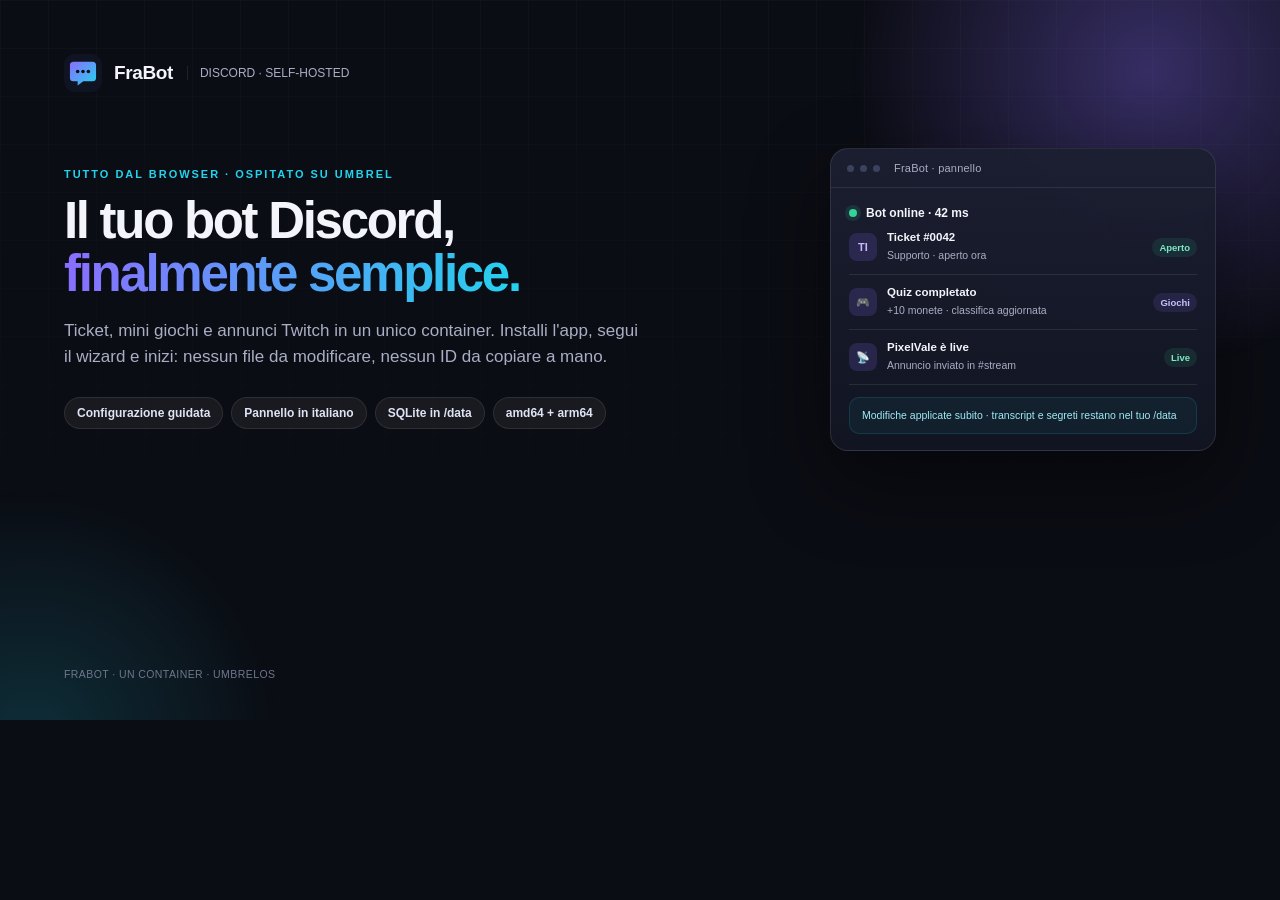
<file: assets/gallery.html>
<!doctype html>
<html lang="it">
<head>
<meta charset="utf-8">
<title>FraBot · gallery</title>
<style>
  :root {
    --bg: #0b0d14;
    --panel: #121522;
    --panel-2: #171b2b;
    --line: rgba(255,255,255,.09);
    --text: #f4f5fb;
    --muted: #a8aec4;
    --accent: #8b6dff;
    --accent-2: #22d3ee;
    --green: #34d399;
  }
  * { box-sizing: border-box; }
  html, body { margin: 0; width: 100%; height: 100%; }
  body {
    background: var(--bg); color: var(--text); overflow: hidden;
    font-family: -apple-system, BlinkMacSystemFont, "Segoe UI", Inter, Helvetica, Arial, sans-serif;
    -webkit-font-smoothing: antialiased;
  }
  .slide {
    position: relative; width: 1280px; height: 720px; overflow: hidden;
    padding: 54px 64px; display: none;
  }
  .slide.active { display: block; }
  .slide::before {
    content: ""; position: absolute; inset: 0;
    background-image: linear-gradient(rgba(255,255,255,.025) 1px, transparent 1px),
                      linear-gradient(90deg, rgba(255,255,255,.025) 1px, transparent 1px);
    background-size: 48px 48px;
    mask-image: linear-gradient(to bottom, black, transparent 85%);
  }
  .glow { position: absolute; border-radius: 999px; filter: blur(2px); pointer-events: none; }
  .glow.a { width: 640px; height: 640px; right: -190px; top: -250px; background: radial-gradient(circle, rgba(139,109,255,.34), transparent 66%); }
  .glow.b { width: 520px; height: 520px; left: -230px; bottom: -280px; background: radial-gradient(circle, rgba(34,211,238,.17), transparent 68%); }
  .brand { position: relative; display: flex; align-items: center; gap: 12px; z-index: 2; }
  .brand svg { width: 38px; height: 38px; border-radius: 11px; }
  .brand strong { font-size: 19px; letter-spacing: -.02em; }
  .brand span { color: var(--muted); font-size: 12px; border-left: 1px solid var(--line); padding-left: 12px; margin-left: 2px; }
  .eyebrow { color: var(--accent-2); font-size: 11px; font-weight: 700; letter-spacing: .18em; text-transform: uppercase; }
  .hero { position: relative; z-index: 2; }
  .slide-1 .hero { margin-top: 76px; max-width: 690px; }
  h1 { font-size: 51px; line-height: 1.04; letter-spacing: -.045em; margin: 14px 0 18px; }
  h1 span { background: linear-gradient(100deg, var(--accent), var(--accent-2)); -webkit-background-clip: text; color: transparent; }
  .lead { font-size: 17px; line-height: 1.55; color: var(--muted); max-width: 575px; margin: 0; }
  .chips { display: flex; flex-wrap: wrap; gap: 8px; margin-top: 26px; }
  .chip { font-size: 12px; font-weight: 600; color: #dfe3f4; background: rgba(255,255,255,.055); border: 1px solid var(--line); border-radius: 999px; padding: 8px 12px; }
  .mock {
    position: absolute; right: 64px; top: 148px; width: 386px; z-index: 2;
    background: linear-gradient(180deg, rgba(27,31,49,.97), rgba(18,21,34,.97));
    border: 1px solid rgba(255,255,255,.1); border-radius: 18px;
    box-shadow: 0 30px 80px rgba(0,0,0,.45); overflow: hidden;
  }
  .mock-bar { display: flex; align-items: center; gap: 6px; padding: 13px 16px; border-bottom: 1px solid var(--line); }
  .dot { width: 7px; height: 7px; border-radius: 50%; background: #3c425d; }
  .mock-title { margin-left: 8px; font-size: 11px; color: var(--muted); letter-spacing: .02em; }
  .mock-body { padding: 18px 18px 16px; }
  .status { display: flex; align-items: center; gap: 9px; font-size: 12px; font-weight: 700; }
  .pulse { width: 8px; height: 8px; border-radius: 50%; background: var(--green); box-shadow: 0 0 0 4px rgba(52,211,153,.12); }
  .mock-row { display: flex; align-items: center; gap: 10px; padding: 11px 0; border-bottom: 1px solid var(--line); }
  .mock-row:last-child { border-bottom: 0; padding-bottom: 2px; }
  .avatar { width: 28px; height: 28px; border-radius: 8px; display: grid; place-items: center; font-size: 11px; font-weight: 800; background: rgba(139,109,255,.17); color: #c7b9ff; }
  .mock-row .copy { flex: 1; min-width: 0; }
  .mock-row b { display: block; font-size: 11.5px; margin-bottom: 2px; }
  .mock-row small { color: var(--muted); font-size: 10.5px; }
  .pill { font-size: 9.5px; font-weight: 700; border-radius: 999px; padding: 4px 7px; background: rgba(139,109,255,.13); color: #cabfff; white-space: nowrap; }
  .pill.green { background: rgba(52,211,153,.1); color: #7de9c4; }
  .mock-foot { margin-top: 12px; border-radius: 10px; padding: 10px 12px; background: rgba(34,211,238,.06); border: 1px solid rgba(34,211,238,.14); color: #9fe9f4; font-size: 10.5px; line-height: 1.45; }

  .slide-2 .head { display: flex; justify-content: space-between; align-items: end; margin-top: 48px; position: relative; z-index: 2; }
  .slide-2 h1 { font-size: 42px; margin: 8px 0 0; }
  .slide-2 .lead { font-size: 15px; max-width: 440px; text-align: right; }
  .feature-grid { position: relative; z-index: 2; display: grid; grid-template-columns: 1fr 1fr; gap: 14px; margin-top: 28px; }
  .feature { background: linear-gradient(145deg, rgba(23,27,43,.94), rgba(16,19,31,.94)); border: 1px solid var(--line); border-radius: 15px; padding: 18px 18px 17px; min-height: 116px; }
  .feature .ico { width: 31px; height: 31px; border-radius: 9px; display: grid; place-items: center; font-size: 15px; background: rgba(139,109,255,.14); border: 1px solid rgba(139,109,255,.16); margin-bottom: 10px; }
  .feature h3 { margin: 0 0 5px; font-size: 14px; letter-spacing: -.01em; }
  .feature p { margin: 0; color: var(--muted); font-size: 11.5px; line-height: 1.5; }
  .strip { position: relative; z-index: 2; margin-top: 16px; display: flex; align-items: center; gap: 22px; color: #c9cee1; font-size: 11.5px; }
  .strip i { width: 5px; height: 5px; border-radius: 50%; background: var(--accent); display: inline-block; margin-right: 7px; font-style: normal; }

  .slide-3 .head { margin-top: 42px; position: relative; z-index: 2; }
  .slide-3 h1 { font-size: 42px; max-width: 720px; margin: 9px 0 8px; }
  .slide-3 .lead { font-size: 15px; max-width: 680px; }
  .steps { position: relative; z-index: 2; display: flex; gap: 8px; margin-top: 34px; }
  .step { flex: 1; background: rgba(23,27,43,.86); border: 1px solid var(--line); border-radius: 12px; padding: 11px 10px 12px; }
  .step .n { width: 22px; height: 22px; border-radius: 7px; display: grid; place-items: center; font-size: 10px; font-weight: 800; color: #dcd5ff; background: rgba(139,109,255,.16); border: 1px solid rgba(139,109,255,.22); }
  .step b { display: block; font-size: 10.5px; margin-top: 8px; line-height: 1.3; }
  .step small { display: block; color: var(--muted); font-size: 9.5px; margin-top: 3px; }
  .success {
    position: relative; z-index: 2; margin-top: 20px; display: flex; align-items: center; gap: 12px;
    background: rgba(52,211,153,.06); border: 1px solid rgba(52,211,153,.18); border-radius: 13px; padding: 13px 15px;
  }
  .check { width: 29px; height: 29px; border-radius: 50%; background: rgba(52,211,153,.14); color: #81edc9; display: grid; place-items: center; font-weight: 800; font-size: 14px; }
  .success b { display: block; font-size: 12px; }
  .success small { display: block; color: #a9cdc2; font-size: 10.5px; margin-top: 2px; }
  .privacy { position: absolute; right: 64px; bottom: 40px; z-index: 2; color: var(--muted); font-size: 10.5px; display: flex; align-items: center; gap: 7px; }
  .lock { width: 19px; height: 19px; border: 1px solid var(--line); border-radius: 6px; display: grid; place-items: center; font-size: 9px; }
  .footnote { position: absolute; left: 64px; bottom: 40px; z-index: 2; color: #6f768d; font-size: 10.5px; letter-spacing: .04em; }
</style>
</head>
<body>
  <section class="slide slide-1 active" data-slide="1">
    <div class="glow a"></div><div class="glow b"></div>
    <div class="brand">
      <svg viewBox="0 0 256 256" aria-hidden="true"><defs><linearGradient id="g" x1="0" y1="0" x2="1" y2="1"><stop offset="0" stop-color="#8B6DFF"/><stop offset="1" stop-color="#22D3EE"/></linearGradient></defs><rect width="256" height="256" rx="56" fill="#101322"/><path d="M64 52h128a24 24 0 0 1 24 24v84a24 24 0 0 1-24 24h-62l-38 28v-28H64a24 24 0 0 1-24-24V76a24 24 0 0 1 24-24z" fill="url(#g)"/><circle cx="92" cy="118" r="12" fill="#0B0D14"/><circle cx="128" cy="118" r="12" fill="#0B0D14"/><circle cx="164" cy="118" r="12" fill="#0B0D14"/></svg>
      <strong>FraBot</strong><span>DISCORD · SELF-HOSTED</span>
    </div>
    <div class="hero">
      <div class="eyebrow">Tutto dal browser · Ospitato su Umbrel</div>
      <h1>Il tuo bot Discord,<br><span>finalmente semplice.</span></h1>
      <p class="lead">Ticket, mini giochi e annunci Twitch in un unico container. Installi l'app, segui il wizard e inizi: nessun file da modificare, nessun ID da copiare a mano.</p>
      <div class="chips">
        <span class="chip">Configurazione guidata</span>
        <span class="chip">Pannello in italiano</span>
        <span class="chip">SQLite in /data</span>
        <span class="chip">amd64 + arm64</span>
      </div>
    </div>
    <div class="mock">
      <div class="mock-bar"><i class="dot"></i><i class="dot"></i><i class="dot"></i><span class="mock-title">FraBot · pannello</span></div>
      <div class="mock-body">
        <div class="status"><span class="pulse"></span> Bot online · 42 ms</div>
        <div class="mock-row"><div class="avatar">TI</div><div class="copy"><b>Ticket #0042</b><small>Supporto · aperto ora</small></div><span class="pill green">Aperto</span></div>
        <div class="mock-row"><div class="avatar">🎮</div><div class="copy"><b>Quiz completato</b><small>+10 monete · classifica aggiornata</small></div><span class="pill">Giochi</span></div>
        <div class="mock-row"><div class="avatar">📡</div><div class="copy"><b>PixelVale è live</b><small>Annuncio inviato in #stream</small></div><span class="pill green">Live</span></div>
        <div class="mock-foot">Modifiche applicate subito · transcript e segreti restano nel tuo /data</div>
      </div>
    </div>
    <div class="footnote">FRABOT · UN CONTAINER · UMBRELOS</div>
  </section>

  <section class="slide slide-2" data-slide="2">
    <div class="glow a"></div><div class="glow b"></div>
    <div class="brand">
      <svg viewBox="0 0 256 256" aria-hidden="true"><defs><linearGradient id="g2" x1="0" y1="0" x2="1" y2="1"><stop offset="0" stop-color="#8B6DFF"/><stop offset="1" stop-color="#22D3EE"/></linearGradient></defs><rect width="256" height="256" rx="56" fill="#101322"/><path d="M64 52h128a24 24 0 0 1 24 24v84a24 24 0 0 1-24 24h-62l-38 28v-28H64a24 24 0 0 1-24-24V76a24 24 0 0 1 24-24z" fill="url(#g2)"/><circle cx="92" cy="118" r="12" fill="#0B0D14"/><circle cx="128" cy="118" r="12" fill="#0B0D14"/><circle cx="164" cy="118" r="12" fill="#0B0D14"/></svg>
      <strong>FraBot</strong><span>PANNELLO DI GESTIONE</span>
    </div>
    <div class="head">
      <div><div class="eyebrow">Un'unica interfaccia</div><h1>Tutto sotto controllo.</h1></div>
      <p class="lead">Dashboard, ticket, giochi, Twitch, impostazioni e log. Ogni salvataggio ha un feedback chiaro e si applica senza riavviare il container.</p>
    </div>
    <div class="feature-grid">
      <div class="feature"><div class="ico">🎫</div><h3>Ticket</h3><p>Pannello con pulsanti, categorie, canali privati, presa in carico, chiusura automatica e transcript HTML.</p></div>
      <div class="feature"><div class="ico">🎮</div><h3>Mini giochi</h3><p>Sei giochi, economia virtuale opzionale, cooldown e premi. Editor del quiz e classifiche con reset.</p></div>
      <div class="feature"><div class="ico">📡</div><h3>Annunci Twitch</h3><p>Polling ogni 60 secondi, deduplica degli stream, menzioni e template per ogni streamer.</p></div>
      <div class="feature"><div class="ico">📋</div><h3>Log e diagnostica</h3><p>Eventi strutturati, stato di ogni modulo e test delle credenziali direttamente dal browser.</p></div>
    </div>
    <div class="strip"><span><i></i>Modifiche immediate</span><span><i></i>Nessun riavvio</span><span><i></i>Segreti mascherati</span><span><i></i>Backup JSON</span></div>
    <div class="footnote">FRABOT · PANNELLO IN ITALIANO</div>
  </section>

  <section class="slide slide-3" data-slide="3">
    <div class="glow a"></div><div class="glow b"></div>
    <div class="brand">
      <svg viewBox="0 0 256 256" aria-hidden="true"><defs><linearGradient id="g3" x1="0" y1="0" x2="1" y2="1"><stop offset="0" stop-color="#8B6DFF"/><stop offset="1" stop-color="#22D3EE"/></linearGradient></defs><rect width="256" height="256" rx="56" fill="#101322"/><path d="M64 52h128a24 24 0 0 1 24 24v84a24 24 0 0 1-24 24h-62l-38 28v-28H64a24 24 0 0 1-24-24V76a24 24 0 0 1 24-24z" fill="url(#g3)"/><circle cx="92" cy="118" r="12" fill="#0B0D14"/><circle cx="128" cy="118" r="12" fill="#0B0D14"/><circle cx="164" cy="118" r="12" fill="#0B0D14"/></svg>
      <strong>FraBot</strong><span>PRIMO AVVIO</span>
    </div>
    <div class="head">
      <div class="eyebrow">Wizard in 7 passaggi</div>
      <h1>Sette passaggi.<br>Zero file da modificare.</h1>
      <p class="lead">Il pannello ti guida dall'app Discord al messaggio di prova. Ogni campo viene verificato prima di proseguire e puoi riprendere da dove eri rimasto.</p>
    </div>
    <div class="steps">
      <div class="step"><span class="n">1</span><b>Benvenuto</b><small>Cosa ti serve</small></div>
      <div class="step"><span class="n">2</span><b>App Discord</b><small>ID e token</small></div>
      <div class="step"><span class="n">3</span><b>Invito</b><small>Controllo automatico</small></div>
      <div class="step"><span class="n">4</span><b>Server</b><small>Scegli da un menu</small></div>
      <div class="step"><span class="n">5</span><b>Moduli</b><small>Canali e ruoli</small></div>
      <div class="step"><span class="n">6</span><b>Twitch</b><small>Solo se attivo</small></div>
      <div class="step"><span class="n">7</span><b>Test</b><small>Messaggio reale</small></div>
    </div>
    <div class="success"><div class="check">✓</div><div><b>Messaggio di prova inviato</b><small>Il bot è nel server scelto e i comandi slash sono sincronizzati.</small></div><span class="pill green">Pronto</span></div>
    <div class="privacy"><span class="lock">⌂</span> Pannello protetto dal login di Umbrel</div>
    <div class="footnote">FRABOT · CONFIGURAZIONE DAL BROWSER</div>
  </section>

  <script>
    const slide = new URLSearchParams(location.search).get("slide") || "1";
    document.querySelectorAll(".slide").forEach((node) => {
      node.classList.toggle("active", node.dataset.slide === slide);
    });
    document.title = "FraBot · gallery " + slide;
  </script>
</body>
</html>
</file>
